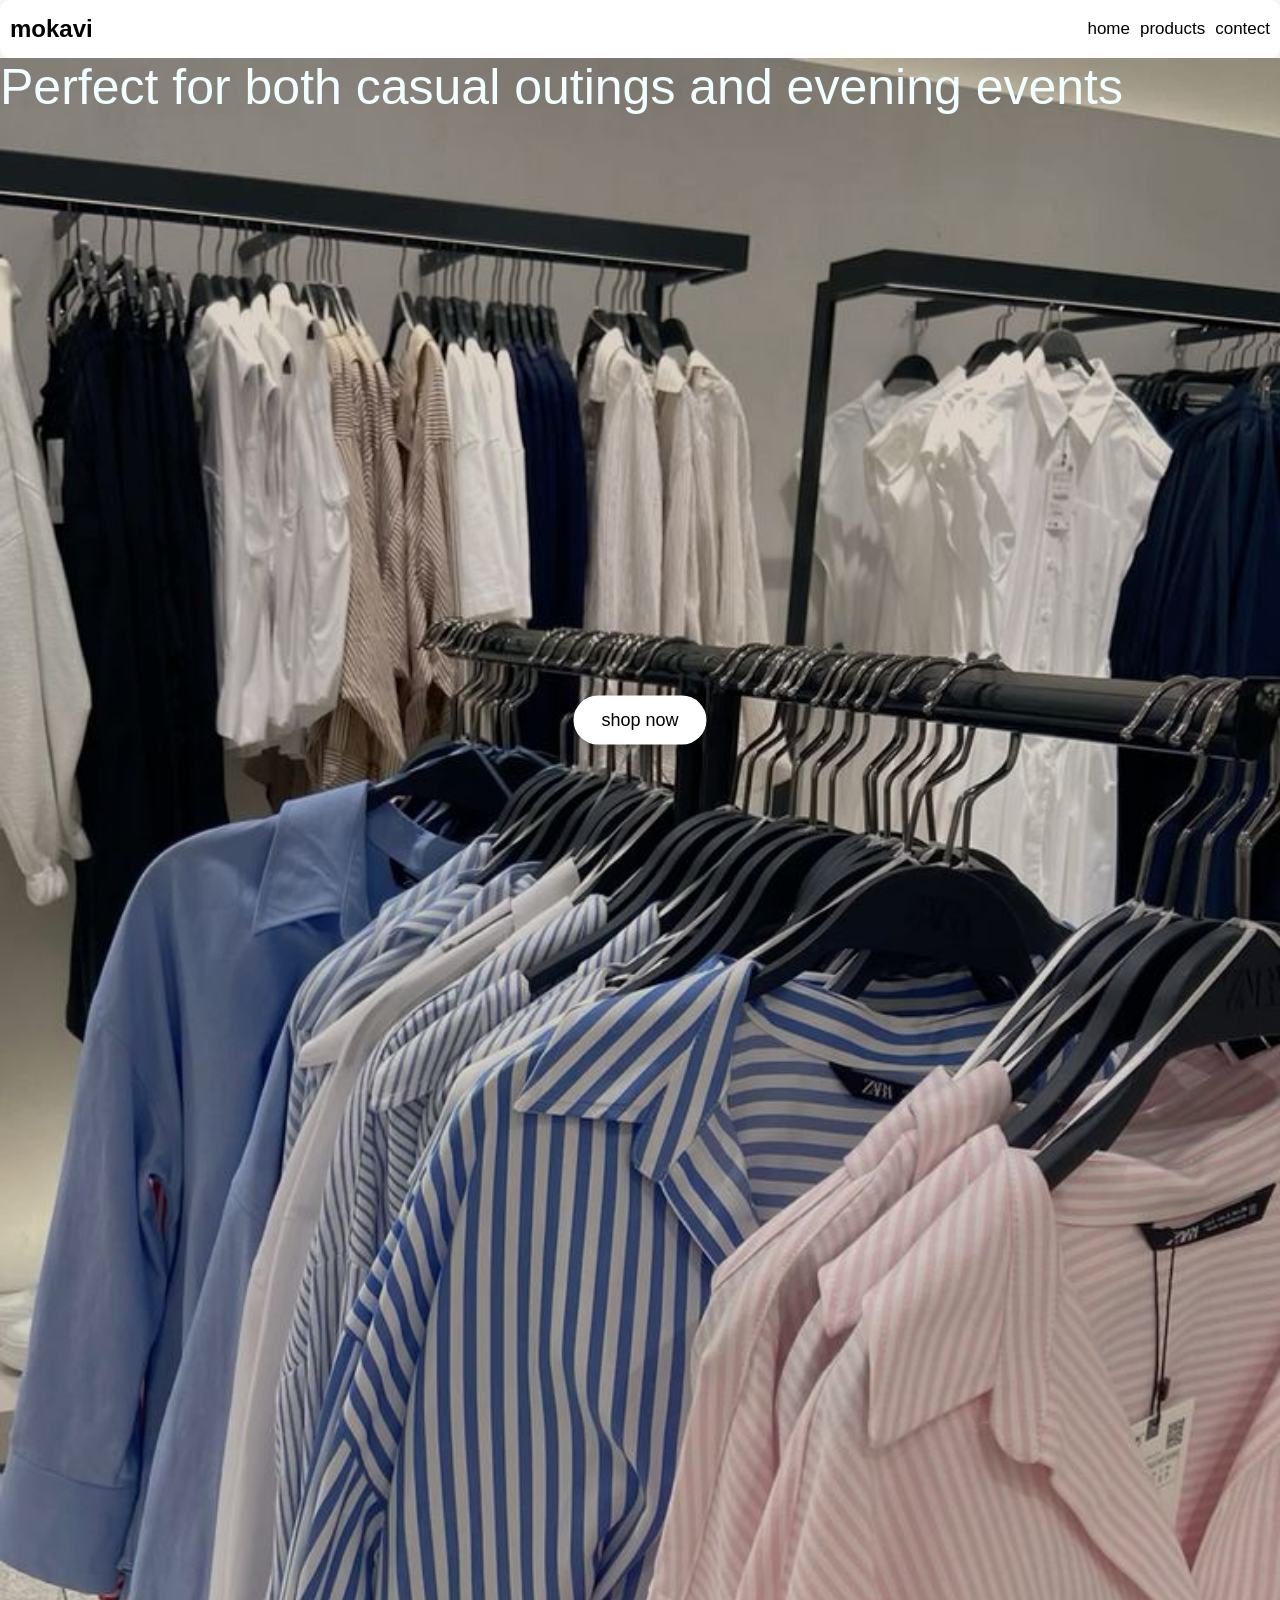
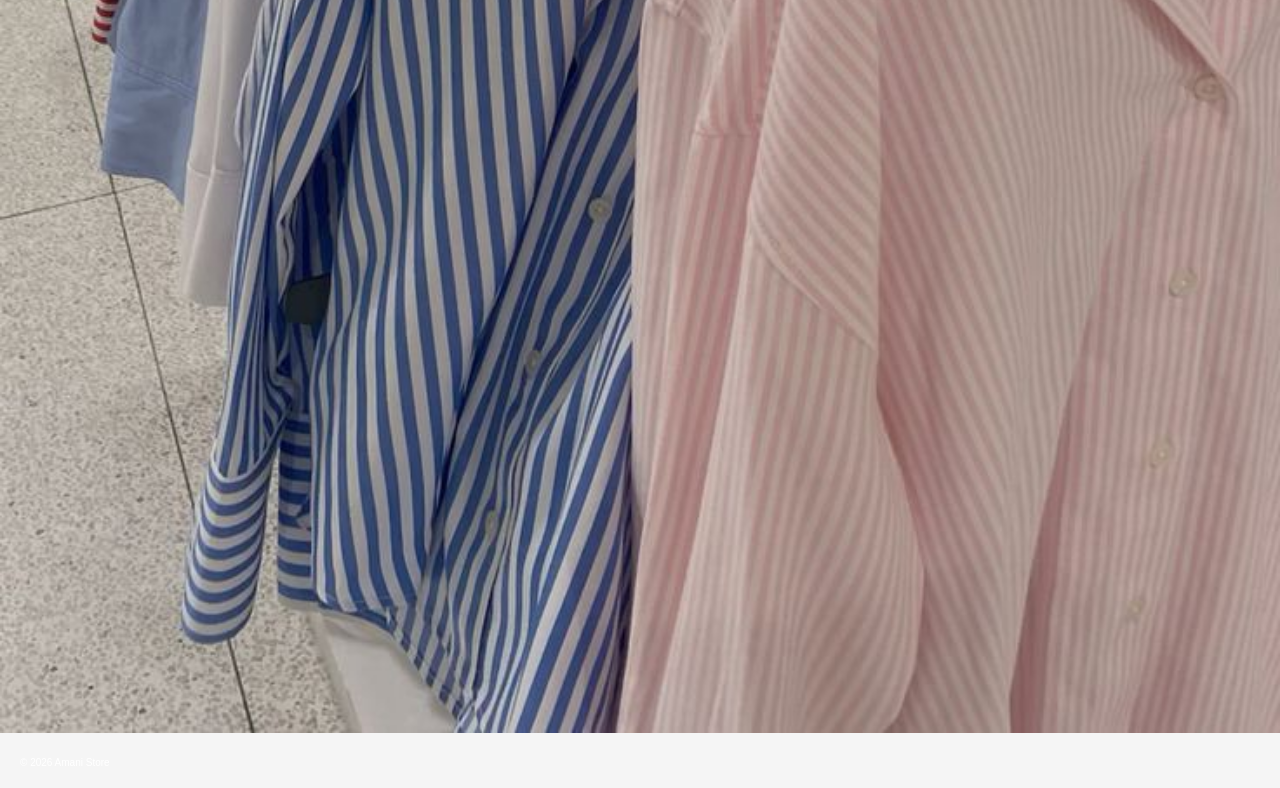
<file: index.html>
<!DOCTYPE html>
<html lang="en">
<head>
    <meta charset="UTF-8">
    <meta name="viewport" content="width=device-width, initial-scale=1.0">
    <title>test</title>
    <link rel="stylesheet" href="main.css">
</head>
<body>
<nav class="navbar">
<div class="logo">mokavi</div>
  <ul class="nav-links">
    <li><a href="#">home</a></li>
    <li><a href="clothes.html">products</a></li>
    <li><a href="#">contect</a></li>
  </ul>
</nav>
<p>Perfect for both casual outings and evening events</p>
<img src="Zara México 2023.jpeg" alt="Description" class="full-screen-img">
 <a href="page2.html" style="text-decoration: none;">
        <button class="my-button">shop now</button>
    </a>
<footer>
    <p>© 2026 Amani Store</p>
</footer>

</body>
</file>
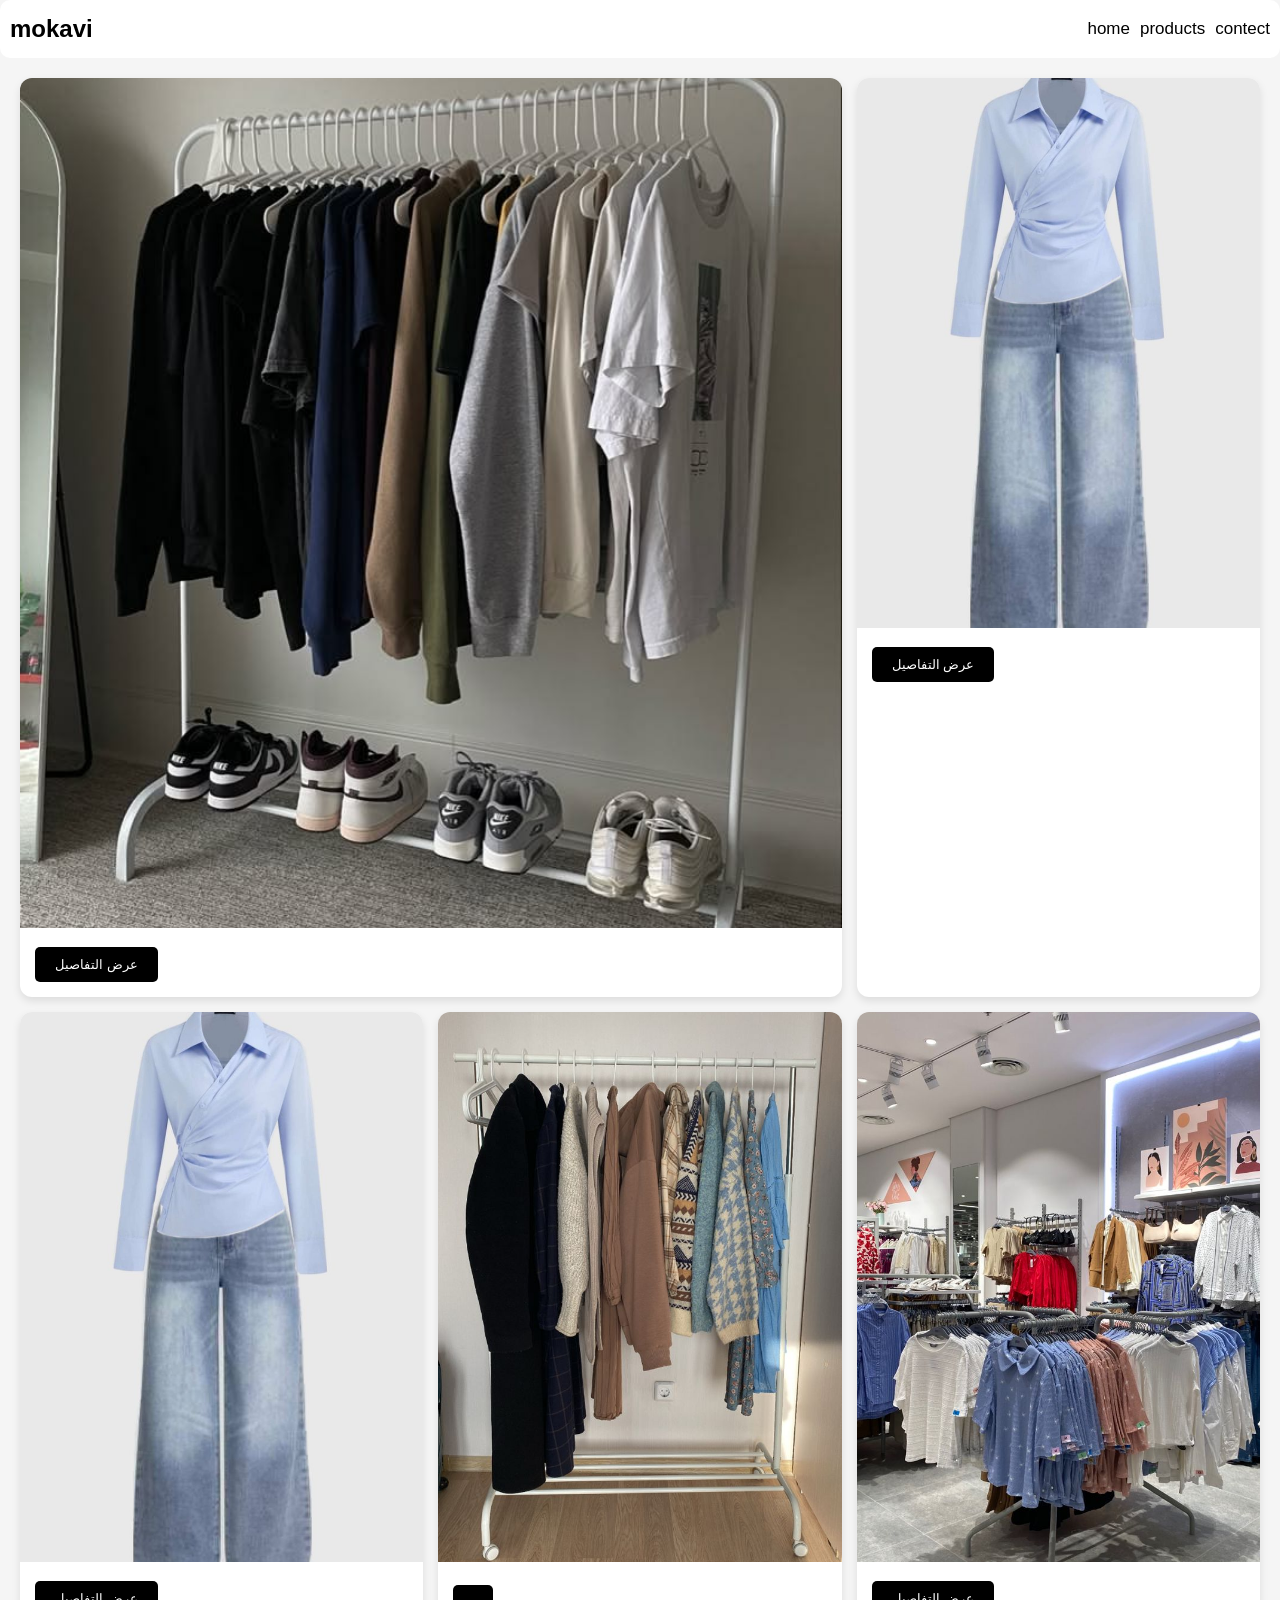
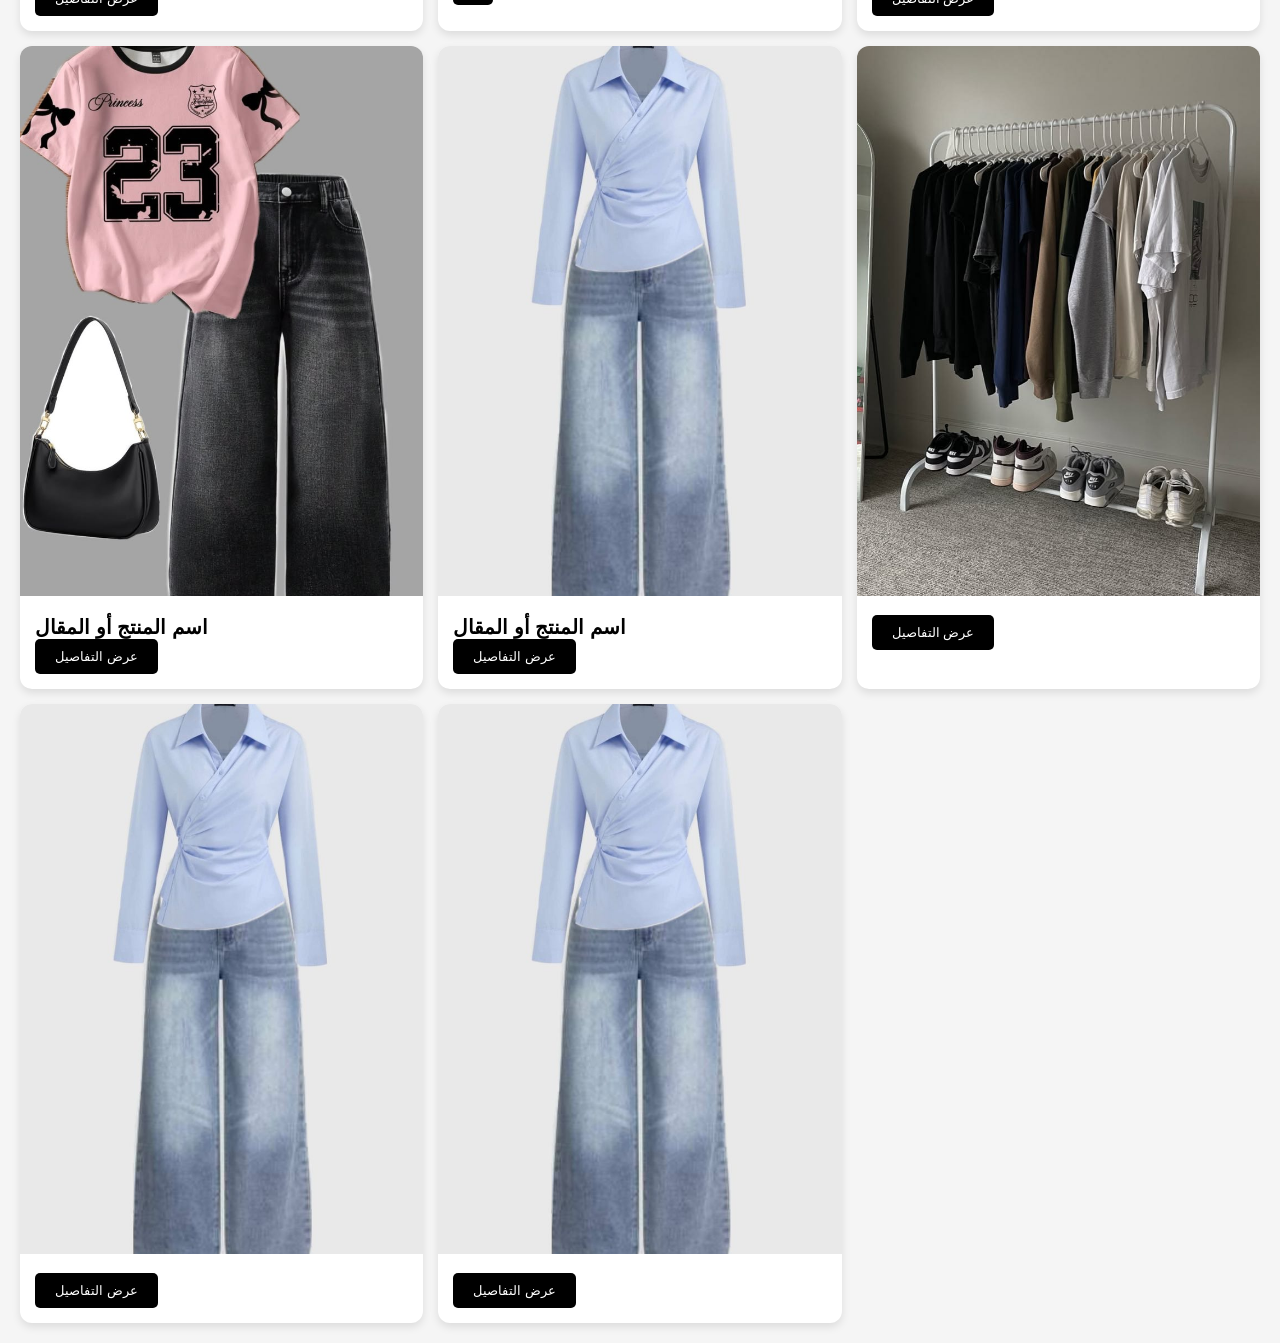
<file: clothes.html>
<!DOCTYPE html>
<html lang="en">
<head>
    <meta charset="UTF-8">
    <meta name="viewport" content="width=device-width, initial-scale=1.0">
    <title>test</title>
    <link rel="stylesheet" href="main.css">
</head>
<body>
<nav class="navbar">
<div class="logo">mokavi</div>
  <ul class="nav-links">
    <li><a href="home.html">home</a></li>
    <li><a href="clothes.html">products</a></li>
    <li><a href="#">contect</a></li>
  </ul>
</nav>
<div class="contener">
    <div class="fooy">
        <!-- صورة الكارت (يمكنك استبدال الرابط بصورتك) -->
        <img src="download (9).jpeg" alt="صورة المنتج" class="card-image">
        
        <!-- محتوى الكارت -->
        <div class="card-content">
            <h3 class="card-title"></h3>
            <p class="card-description"></p>
            
            <!-- رابط الانتقال وبداخله الزرار -->
            <a href="page2.html" style="text-decoration: none;">
                <button class="card-button">عرض التفاصيل</button>
            </a>
        </div>
    </div>
<div class="card">
        <!-- صورة الكارت (يمكنك استبدال الرابط بصورتك) -->
        <img src="download (6).jpeg" alt="صورة المنتج" class="card-image">
        
        <!-- محتوى الكارت -->
        <div class="card-content">
            <h3 class="card-title"></h3>
            <p class="card-description">
       
            </p>
            
            <!-- رابط الانتقال وبداخله الزرار -->
            <a href="page2.html" style="text-decoration: none;">
                <button class="card-button">عرض التفاصيل</button>
            </a>
        </div>
    </div>
<div class="card">
        <!-- صورة الكارت (يمكنك استبدال الرابط بصورتك) -->
        <img src="download (6).jpeg" alt="صورة المنتج" class="card-image">
        
        <!-- محتوى الكارت -->
        <div class="card-content">
            <h3 class="card-title"></h3>
            <p class="card-description">
             
            </p>
            
            <!-- رابط الانتقال وبداخله الزرار -->
            <a href="page2.html" style="text-decoration: none;">
                <button class="card-button">عرض التفاصيل</button>
            </a>
        </div>
    </div>
<div class="card">
        <!-- صورة الكارت (يمكنك استبدال الرابط بصورتك) -->
        <img src="download (8).jpeg" alt="صورة المنتج" class="card-image">
        
        <!-- محتوى الكارت -->
        <div class="card-content">
            <h3 class="card-title"></h3>
           
            <p class="card-description">
            
            </p>
            
            <!-- رابط الانتقال وبداخله الزرار -->
            <a href="page2.html" style="text-decoration: none;">
                <button class="card-button"></button>
            </a>
        </div>
    </div>
<div class="card">
        <!-- صورة الكارت (يمكنك استبدال الرابط بصورتك) -->
        <img src="download (7).jpeg" alt="صورة المنتج" class="card-image">
        
        <!-- محتوى الكارت -->
        <div class="card-content">
            <h3 class="card-title"></h3>
            <p class="card-description">
               
            </p>
            
            <!-- رابط الانتقال وبداخله الزرار -->
            <a href="page2.html" style="text-decoration: none;">
                <button class="card-button">عرض التفاصيل</button>
            </a>
        </div>
    </div>
<div class="card">
        <!-- صورة الكارت (يمكنك استبدال الرابط بصورتك) -->
        <img src="casual polo tshirt with black jeans and purse for girls 💫.jpeg" alt="صورة المنتج" class="card-image">
        
        <!-- محتوى الكارت -->
        <div class="card-content">
            <h3 class="card-title">اسم المنتج أو المقال</h3>
            <p class="card-description">
               
            </p>
            
            <!-- رابط الانتقال وبداخله الزرار -->
            <a href="page2.html" style="text-decoration: none;">
                <button class="card-button">عرض التفاصيل</button>
            </a>
        </div>
    </div>
<div class="card">
        <!-- صورة الكارت (يمكنك استبدال الرابط بصورتك) -->
        <img src="download (6).jpeg" alt="صورة المنتج" class="card-image">
        
        <!-- محتوى الكارت -->
        <div class="card-content">
            <h3 class="card-title">اسم المنتج أو المقال</h3>
            <p class="card-description">
              </p>
            
            <!-- رابط الانتقال وبداخله الزرار -->
            <a href="page2.html" style="text-decoration: none;">
                <button class="card-button">عرض التفاصيل</button>
            </a>
        </div>
    </div>
<div class="card">
        <!-- صورة الكارت (يمكنك استبدال الرابط بصورتك) -->
        <img src="download (9).jpeg" alt="صورة المنتج" class="card-image">
        
        <!-- محتوى الكارت -->
        <div class="card-content">
            <h3 class="card-title"></h3>
            <p class="card-descripti"></p>
            </p>
            
            <!-- رابط الانتقال وبداخله الزرار -->
            <a href="page2.html" style="text-decoration: none;">
                <button class="card-button">عرض التفاصيل</button>
            </a>
        </div>
    </div>
    <div class="card">
        <!-- صورة الكارت (يمكنك استبدال الرابط بصورتك) -->
        <img src="download (6).jpeg" alt="صورة المنتج" class="card-image">
        
        <!-- محتوى الكارت -->
        <div class="card-content">
            <h3 class="card-title"></h3>
            <p class="card-descripti"></p>
            </p>
            
            <!-- رابط الانتقال وبداخله الزرار -->
            <a href="page2.html" style="text-decoration: none;">
                <button class="card-button">عرض التفاصيل</button>
            </a>
        </div>
    </div>
<div class="card">
        <!-- صورة الكارت (يمكنك استبدال الرابط بصورتك) -->
        <img src="download (6).jpeg" alt="صورة المنتج" class="card-image">
        
        <!-- محتوى الكارت -->
        <div class="card-content">
            <h3 class="card-title"></h3>
            <p class="card-descripti"></p>
            </p>
            
            <!-- رابط الانتقال وبداخله الزرار -->
            <a href="page2.html" style="text-decoration: none;">
                <button class="card-button">عرض التفاصيل</button>
            </a>
        </div>
    </div>

</div>
</file>
<file: main.css>
*{
    margin: 0px;
    padding: 0px;
    font-family: Arial, Helvetica, sans-serif;
}
.navbar{
    display: flex;
    justify-content: space-between;
    align-items: center;
    background-color: white;
    border-radius: 10px;
    padding:15px 10px;
    gap: 10px;
    }
.logo{
    font-size: 24px;
    font-weight: bold;
    color: #000;
}
.nav-links{
    list-style: none;
    display: flex;
    gap:10px
}
.nav-links a{
    text-decoration: none;
    color: #000;
    font-size: 17px;
    transition:color 0.3s ease ;
}
.nav-links a:hover{
    color:red;

}
body{  
    margin: 0;
    padding: 0;
    font-family: Arial, sans-serif;
    background-color: #f5f5f5;
}

.full-screen-img {
    width: 100vw;          /* تأخذ عرض الشاشة بالكامل */
    height: 100%;         /* تأخذ طول الشاشة بالكامل */
    object-fit: cover;     /* تحافظ على أبعاد الصورة دون تشويهها */
    background: rgb(255, 255, 255);
    object-position: center;
    gap: 10px; /* تضمن بقاء منتصف الصورة في المركز */
   
}
p{
    color: azure;
    font-size: 50px;
    position: absolute;
    text-align: center;
  gap: 20px;

}
.contect {
  
    display: grid;
    grid-template-columns: repeat(3,1fr);
    gap: 20px;
    padding: 30px;
}       /* لجعل الحاوية تأخذ طول الشاشة بالكامل */


footer p{
    background-color: rgba(0, 0, 0, 0);
    color: white;
    text-align: center;
    padding: 20px;
    font-size: 10px;
}

         .my-button {
            position: absolute;    /* يتيح تحريك الزرار بحرية فوق الصورة */
            top: 80%;              /* ينزل الزرار بنسبة 50% من الأعلى */
            left: 50%;             /* يتحرك بنسبة 50% من اليسار */
            transform: translate(-50%, -50%); /* يضمن توسيط الزرار من مركزه تماماً */
            
            /* تنسيق شكل الزرار (من الخطوة السابقة) */
            background-color: #ffffff; /* لون أحمر جذاب */
            color: rgb(0, 0, 0);
            padding: 14px 28px;
            font-size: 18px;
            border: none;
            border-radius: 30px;   /* زرار بيضاوي الشكل */
            cursor: pointer;
            box-shadow: 0 4px 15px rgba(0,0,0,0.3);
            transition: all 0.3s ease;
        }

        /* تأثير مرور الماوس */
        .my-button:hover {
            background-color: #020202;
            color: #ffffff;
            transform: translate(-50%, -55%); /* يرتفع للأعلى قليلاً مع الحفاظ على التوسيط */
            box-shadow: 0 6px 20px rgba(0,0,0,0.4);
        }
        .contener{
            display: grid;
            grid-template-columns: repeat(3,1fr);
            gap: 15px;
            padding: 20px;
        }
        .card{
    background-color: white;
    border-radius: 12px;
    overflow: hidden;
    box-shadow: 0 4px 8px rgba(0,0,0,0.1);

    transition: 0.3s;
}

.card img{
    width: 100%;
    height: 220px;
    object-fit: cover;
}
.fooy{
    grid-column: span 2;

    background-color: white;
    border-radius: 12px;
    overflow: hidden;
    box-shadow: 0 4px 8px rgba(0,0,0,0.1);
}
.fooy img{
    width: 100%;
    height: 850px;
    object-fit: cover;
    overflow: hidden;
}
.card-content{
    padding: 15px;
}

.card-title{
    font-size: 20px;
}

.card-description{
    line-height: 1.6;
    color: #555;
}
.fooy:hover{
    transform: translateY(-5px);
    transition: 0.3s;
}
.card img
{
    width: 100%;
    height: 550px;
    object-fit: cover;
}
.card-button{
    background-color: black;
    color: white;
    border: none;
    padding: 10px 20px;
    border-radius: 5px;
    cursor: pointer;

    transition: 0.3s;
}
.card:nth-child(1){
    animation-delay: 0.2s;
}

.card:nth-child(2){
    animation-delay: 0.4s;
}

.card:nth-child(3){
    animation-delay: 0.6s;
}
@media(max-width:786px){

    .contener{
        grid-template-columns: 1fr;
    }

    .fooy{
        grid-column: span 1;
    }

}
</file>
